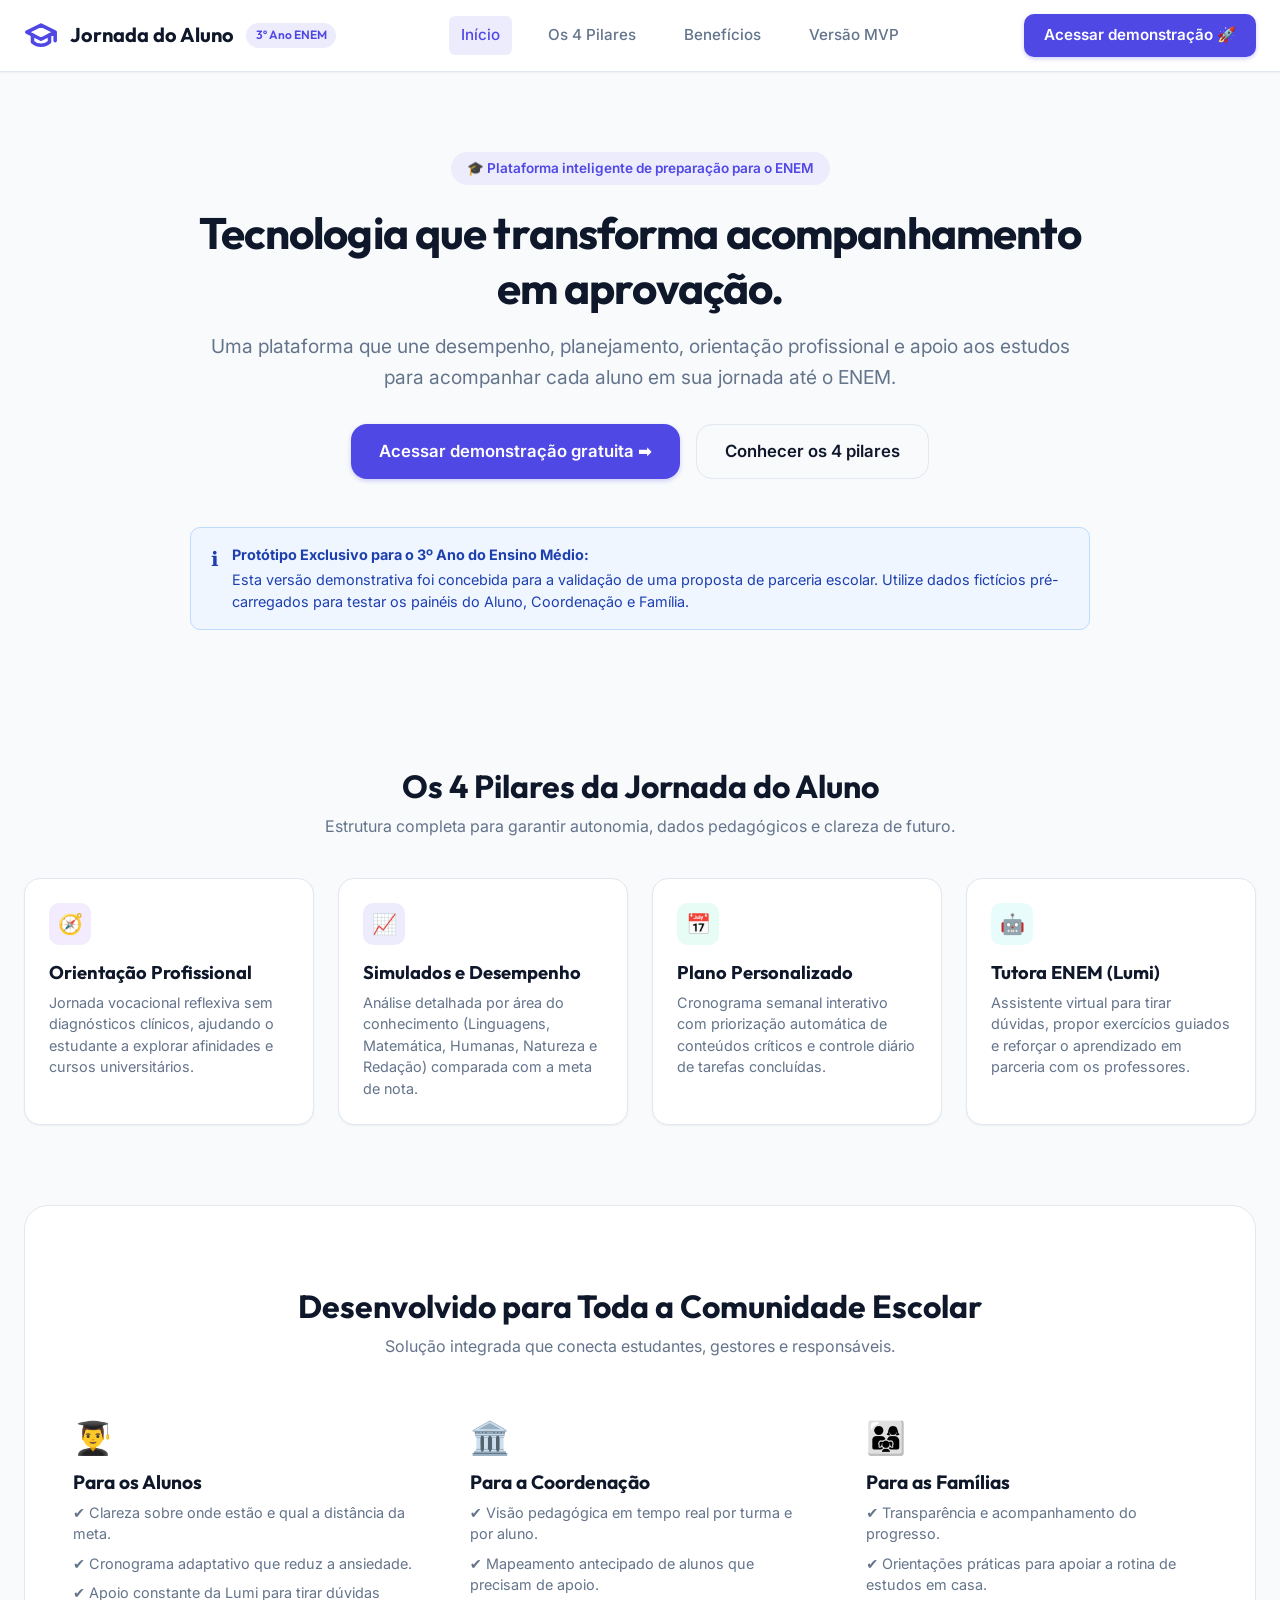
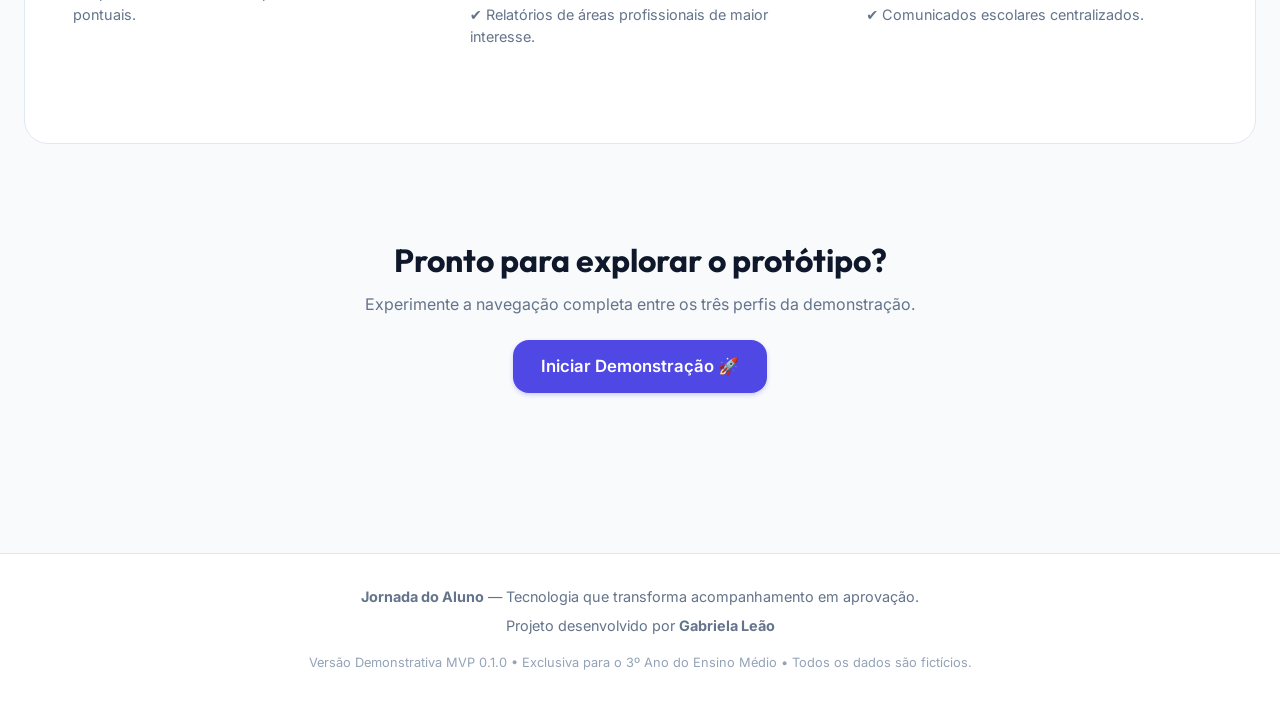
<file: index.html>
<!DOCTYPE html>
<html lang="pt-BR">
<head>
  <meta charset="UTF-8">
  <meta name="viewport" content="width=device-width, initial-scale=1.0">
  <title>Jornada do Aluno — Tecnologia que transforma acompanhamento em aprovação</title>
  <meta name="description" content="Plataforma inteligente de acompanhamento e preparação para o ENEM voltada para estudantes do Ensino Médio.">
  <link rel="preconnect" href="https://fonts.googleapis.com">
  <link rel="preconnect" href="https://fonts.gstatic.com" crossorigin>
  <link href="https://fonts.googleapis.com/css2?family=Inter:wght@400;500;600;700&family=Outfit:wght@600;700;800&display=swap" rel="stylesheet">
  <link rel="stylesheet" href="css/style.css">
  <link rel="icon" type="image/svg+xml" href="assets/imagens/favicon.svg">

</head>
<body>

  <!-- Navegação Superior -->
  <header class="navbar">
    <div class="nav-container">
      <a href="index.html" class="brand-logo" aria-label="Ir para a página inicial da Jornada do Aluno">
        <svg viewBox="0 0 24 24" fill="none" stroke="currentColor" stroke-width="2.5" stroke-linecap="round" stroke-linejoin="round">
          <path d="M22 10v6M2 10l10-5 10 5-10 5z"/>
          <path d="M6 12v5c3 3 9 3 12 0v-5"/>
        </svg>
        <span>Jornada do Aluno</span>
        <span class="brand-tag">3º Ano ENEM</span>
      </a>

      <nav class="nav-menu" aria-label="Navegação principal">
        <a href="index.html" class="nav-link active">Início</a>
        <a href="#pilares" class="nav-link">Os 4 Pilares</a>
        <a href="#beneficios" class="nav-link">Benefícios</a>
        <a href="#mvp" class="nav-link">Versão MVP</a>
      </nav>

      <div class="nav-actions">
        <a href="login.html" class="btn btn-primary">Acessar demonstração 🚀</a>
        <button class="mobile-toggle" aria-label="Abrir menu de navegação">☰</button>
      </div>
    </div>
  </header>

  <main class="main-wrapper">
    <!-- Hero Section -->
    <section style="padding: 3rem 0 4rem; text-align: center; max-width: 900px; margin: 0 auto;">
      <span class="badge badge-primary" style="font-size: 0.85rem; padding: 0.4rem 1rem; margin-bottom: 1.25rem;">
        🎓 Plataforma inteligente de preparação para o ENEM
      </span>

      <h1 style="font-size: 2.75rem; margin-bottom: 1rem; color: var(--text-main); letter-spacing: -0.02em;">
        Tecnologia que transforma acompanhamento em aprovação.
      </h1>

      <p style="font-size: 1.2rem; color: var(--text-muted); line-height: 1.6; margin-bottom: 2rem;">
        Uma plataforma que une desempenho, planejamento, orientação profissional e apoio aos estudos para acompanhar cada aluno em sua jornada até o ENEM.
      </p>

      <div style="display: flex; gap: 1rem; justify-content: center; flex-wrap: wrap;">
        <a href="login.html" class="btn btn-lg btn-primary">Acessar demonstração gratuita ➡️</a>
        <a href="#pilares" class="btn btn-lg btn-outline">Conhecer os 4 pilares</a>
      </div>

      <!-- Banner Informativo MVP -->
      <div class="alert-box alert-info" style="margin-top: 3rem; text-align: left;">
        <span style="font-size: 1.25rem;">ℹ️</span>
        <div>
          <strong>Protótipo Exclusivo para o 3º Ano do Ensino Médio:</strong>
          <p style="margin-top: 0.25rem;">
            Esta versão demonstrativa foi concebida para a validação de uma proposta de parceria escolar. Utilize dados fictícios pré-carregados para testar os painéis do Aluno, Coordenação e Família.
          </p>
        </div>
      </div>
    </section>

    <!-- Seção dos 4 Pilares -->
    <section id="pilares" style="padding: 3rem 0;">
      <div style="text-align: center; margin-bottom: 2.5rem;">
        <h2 style="font-size: 2rem;">Os 4 Pilares da Jornada do Aluno</h2>
        <p style="color: var(--text-muted); margin-top: 0.5rem;">Estrutura completa para garantir autonomia, dados pedagógicos e clareza de futuro.</p>
      </div>

      <div class="grid grid-cols-4">
        <!-- Pilar 1 -->
        <div class="card card-hover">
          <div class="stat-icon violet" style="margin-bottom: 1rem;">🧭</div>
          <h3 class="card-title" style="margin-bottom: 0.5rem;">Orientação Profissional</h3>
          <p style="font-size: 0.9rem; color: var(--text-muted);">
            Jornada vocacional reflexiva sem diagnósticos clínicos, ajudando o estudante a explorar afinidades e cursos universitários.
          </p>
        </div>

        <!-- Pilar 2 -->
        <div class="card card-hover">
          <div class="stat-icon indigo" style="margin-bottom: 1rem;">📈</div>
          <h3 class="card-title" style="margin-bottom: 0.5rem;">Simulados e Desempenho</h3>
          <p style="font-size: 0.9rem; color: var(--text-muted);">
            Análise detalhada por área do conhecimento (Linguagens, Matemática, Humanas, Natureza e Redação) comparada com a meta de nota.
          </p>
        </div>

        <!-- Pilar 3 -->
        <div class="card card-hover">
          <div class="stat-icon emerald" style="margin-bottom: 1rem;">📅</div>
          <h3 class="card-title" style="margin-bottom: 0.5rem;">Plano Personalizado</h3>
          <p style="font-size: 0.9rem; color: var(--text-muted);">
            Cronograma semanal interativo com priorização automática de conteúdos críticos e controle diário de tarefas concluídas.
          </p>
        </div>

        <!-- Pilar 4 -->
        <div class="card card-hover">
          <div class="stat-icon teal" style="margin-bottom: 1rem;">🤖</div>
          <h3 class="card-title" style="margin-bottom: 0.5rem;">Tutora ENEM (Lumi)</h3>
          <p style="font-size: 0.9rem; color: var(--text-muted);">
            Assistente virtual para tirar dúvidas, propor exercícios guiados e reforçar o aprendizado em parceria com os professores.
          </p>
        </div>
      </div>
    </section>

    <!-- Seção de Benefícios por Perfil -->
    <section id="beneficios" style="padding: 3rem 0; background-color: var(--bg-surface); border-radius: var(--radius-xl); border: 1px solid var(--border-color); margin: 2rem 0;">
      <div style="padding: 2rem;">
        <div style="text-align: center; margin-bottom: 2.5rem;">
          <h2 style="font-size: 2rem;">Desenvolvido para Toda a Comunidade Escolar</h2>
          <p style="color: var(--text-muted); margin-top: 0.5rem;">Solução integrada que conecta estudantes, gestores e responsáveis.</p>
        </div>

        <div class="grid grid-cols-3">
          <!-- Benefício Alunos -->
          <div style="padding: 1rem;">
            <div style="font-size: 2rem; margin-bottom: 0.5rem;">👨‍🎓</div>
            <h3 style="font-size: 1.2rem; margin-bottom: 0.5rem;">Para os Alunos</h3>
            <ul style="font-size: 0.9rem; color: var(--text-muted); display: flex; flex-direction: column; gap: 0.5rem;">
              <li>✔️ Clareza sobre onde estão e qual a distância da meta.</li>
              <li>✔️ Cronograma adaptativo que reduz a ansiedade.</li>
              <li>✔️ Apoio constante da Lumi para tirar dúvidas pontuais.</li>
            </ul>
          </div>

          <!-- Benefício Coordenação -->
          <div style="padding: 1rem;">
            <div style="font-size: 2rem; margin-bottom: 0.5rem;">🏛️</div>
            <h3 style="font-size: 1.2rem; margin-bottom: 0.5rem;">Para a Coordenação</h3>
            <ul style="font-size: 0.9rem; color: var(--text-muted); display: flex; flex-direction: column; gap: 0.5rem;">
              <li>✔️ Visão pedagógica em tempo real por turma e por aluno.</li>
              <li>✔️ Mapeamento antecipado de alunos que precisam de apoio.</li>
              <li>✔️ Relatórios de áreas profissionais de maior interesse.</li>
            </ul>
          </div>

          <!-- Benefício Famílias -->
          <div style="padding: 1rem;">
            <div style="font-size: 2rem; margin-bottom: 0.5rem;">👨‍👩‍👧</div>
            <h3 style="font-size: 1.2rem; margin-bottom: 0.5rem;">Para as Famílias</h3>
            <ul style="font-size: 0.9rem; color: var(--text-muted); display: flex; flex-direction: column; gap: 0.5rem;">
              <li>✔️ Transparência e acompanhamento do progresso.</li>
              <li>✔️ Orientações práticas para apoiar a rotina de estudos em casa.</li>
              <li>✔️ Comunicados escolares centralizados.</li>
            </ul>
          </div>
        </div>
      </div>
    </section>

    <!-- Chamada Final CTA -->
    <section style="text-align: center; padding: 4rem 1rem;">
      <h2 style="font-size: 2rem; margin-bottom: 0.75rem;">Pronto para explorar o protótipo?</h2>
      <p style="color: var(--text-muted); margin-bottom: 1.5rem;">Experimente a navegação completa entre os três perfis da demonstração.</p>
      <a href="login.html" class="btn btn-lg btn-primary">Iniciar Demonstração 🚀</a>
    </section>
  </main>

  <footer class="footer">
    <div class="footer-content">
      <p><strong>Jornada do Aluno</strong> — Tecnologia que transforma acompanhamento em aprovação.</p>
      <p>Projeto desenvolvido por <strong>Gabriela Leão</strong></p>
      <p style="font-size: 0.8rem; color: var(--text-light); margin-top: 0.5rem;">
        Versão Demonstrativa MVP 0.1.0 • Exclusiva para o 3º Ano do Ensino Médio • Todos os dados são fictícios.
      </p>
    </div>
  </footer>

  <script src="js/app.js"></script>
</body>
</html>
</file>
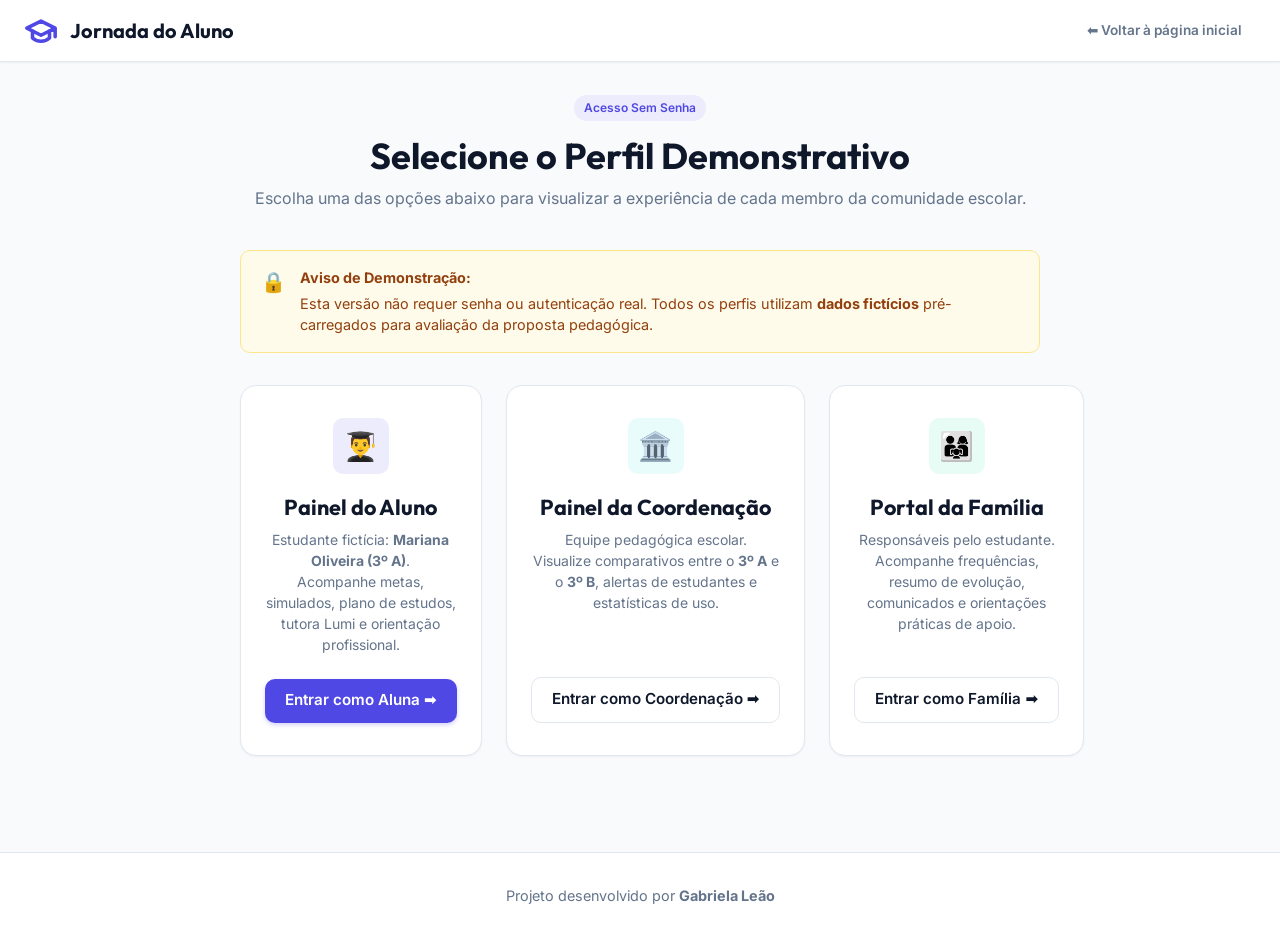
<file: login.html>
<!DOCTYPE html>
<html lang="pt-BR">
<head>
  <meta charset="UTF-8">
  <meta name="viewport" content="width=device-width, initial-scale=1.0">
  <title>Acesso Demonstrativo — Jornada do Aluno</title>
  <meta name="description" content="Selecione o perfil demonstrativo para explorar a plataforma Jornada do Aluno.">
  <link rel="preconnect" href="https://fonts.googleapis.com">
  <link rel="preconnect" href="https://fonts.gstatic.com" crossorigin>
  <link href="https://fonts.googleapis.com/css2?family=Inter:wght@400;500;600;700&family=Outfit:wght@600;700;800&display=swap" rel="stylesheet">
  <link rel="stylesheet" href="css/style.css">
  <link rel="icon" type="image/svg+xml" href="assets/imagens/favicon.svg">

</head>
<body>

  <!-- Header Simples -->
  <header class="navbar">
    <div class="nav-container">
      <a href="index.html" class="brand-logo">
        <svg viewBox="0 0 24 24" fill="none" stroke="currentColor" stroke-width="2.5" stroke-linecap="round" stroke-linejoin="round">
          <path d="M22 10v6M2 10l10-5 10 5-10 5z"/>
          <path d="M6 12v5c3 3 9 3 12 0v-5"/>
        </svg>
        <span>Jornada do Aluno</span>
      </a>
      <a href="index.html" class="btn btn-sm btn-ghost">⬅️ Voltar à página inicial</a>
    </div>
  </header>

  <main class="main-wrapper" style="display: flex; align-items: center; justify-content: center; min-height: 75vh;">
    <div style="max-width: 800px; width: 100%;">
      
      <!-- Titulo -->
      <div style="text-align: center; margin-bottom: 2.5rem;">
        <span class="badge badge-primary" style="margin-bottom: 0.75rem;">Acesso Sem Senha</span>
        <h1 style="font-size: 2.25rem; margin-bottom: 0.5rem;">Selecione o Perfil Demonstrativo</h1>
        <p style="color: var(--text-muted); font-size: 1rem;">
          Escolha uma das opções abaixo para visualizar a experiência de cada membro da comunidade escolar.
        </p>
      </div>

      <!-- Aviso Limpidez e Dados Fictícios -->
      <div class="alert-box alert-warning" style="margin-bottom: 2rem;">
        <span style="font-size: 1.25rem;">🔒</span>
        <div>
          <strong>Aviso de Demonstração:</strong>
          <p style="margin-top: 0.25rem;">
            Esta versão não requer senha ou autenticação real. Todos os perfis utilizam <strong>dados fictícios</strong> pré-carregados para avaliação da proposta pedagógica.
          </p>
        </div>
      </div>

      <!-- Grid de Perfis -->
      <div class="grid grid-cols-3">
        
        <!-- Card Aluno -->
        <div class="card card-hover" style="display: flex; flex-direction: column; justify-content: space-between; text-align: center; padding: 2rem 1.5rem;">
          <div>
            <div class="stat-icon indigo" style="width: 56px; height: 56px; margin: 0 auto 1.25rem; font-size: 1.75rem;">👨‍🎓</div>
            <h2 style="font-size: 1.35rem; margin-bottom: 0.5rem;">Painel do Aluno</h2>
            <p style="font-size: 0.875rem; color: var(--text-muted); margin-bottom: 1.5rem;">
              Estudante fictícia: <strong>Mariana Oliveira (3º A)</strong>.<br>
              Acompanhe metas, simulados, plano de estudos, tutora Lumi e orientação profissional.
            </p>
          </div>
          <a href="aluno.html" class="btn btn-primary" style="width: 100%;">Entrar como Aluna ➡️</a>
        </div>

        <!-- Card Coordenação -->
        <div class="card card-hover" style="display: flex; flex-direction: column; justify-content: space-between; text-align: center; padding: 2rem 1.5rem;">
          <div>
            <div class="stat-icon teal" style="width: 56px; height: 56px; margin: 0 auto 1.25rem; font-size: 1.75rem;">🏛️</div>
            <h2 style="font-size: 1.35rem; margin-bottom: 0.5rem;">Painel da Coordenação</h2>
            <p style="font-size: 0.875rem; color: var(--text-muted); margin-bottom: 1.5rem;">
              Equipe pedagógica escolar.<br>
              Visualize comparativos entre o <strong>3º A</strong> e o <strong>3º B</strong>, alertas de estudantes e estatísticas de uso.
            </p>
          </div>
          <a href="coordenacao.html" class="btn btn-outline" style="width: 100%;">Entrar como Coordenação ➡️</a>
        </div>

        <!-- Card Família -->
        <div class="card card-hover" style="display: flex; flex-direction: column; justify-content: space-between; text-align: center; padding: 2rem 1.5rem;">
          <div>
            <div class="stat-icon emerald" style="width: 56px; height: 56px; margin: 0 auto 1.25rem; font-size: 1.75rem;">👨‍👩‍👧</div>
            <h2 style="font-size: 1.35rem; margin-bottom: 0.5rem;">Portal da Família</h2>
            <p style="font-size: 0.875rem; color: var(--text-muted); margin-bottom: 1.5rem;">
              Responsáveis pelo estudante.<br>
              Acompanhe frequências, resumo de evolução, comunicados e orientações práticas de apoio.
            </p>
          </div>
          <a href="familia.html" class="btn btn-outline" style="width: 100%;">Entrar como Família ➡️</a>
        </div>

      </div>

    </div>
  </main>

  <footer class="footer">
    <div class="footer-content">
      <p>Projeto desenvolvido por <strong>Gabriela Leão</strong></p>
    </div>
  </footer>

  <script src="js/app.js"></script>
</body>
</html>
</file>
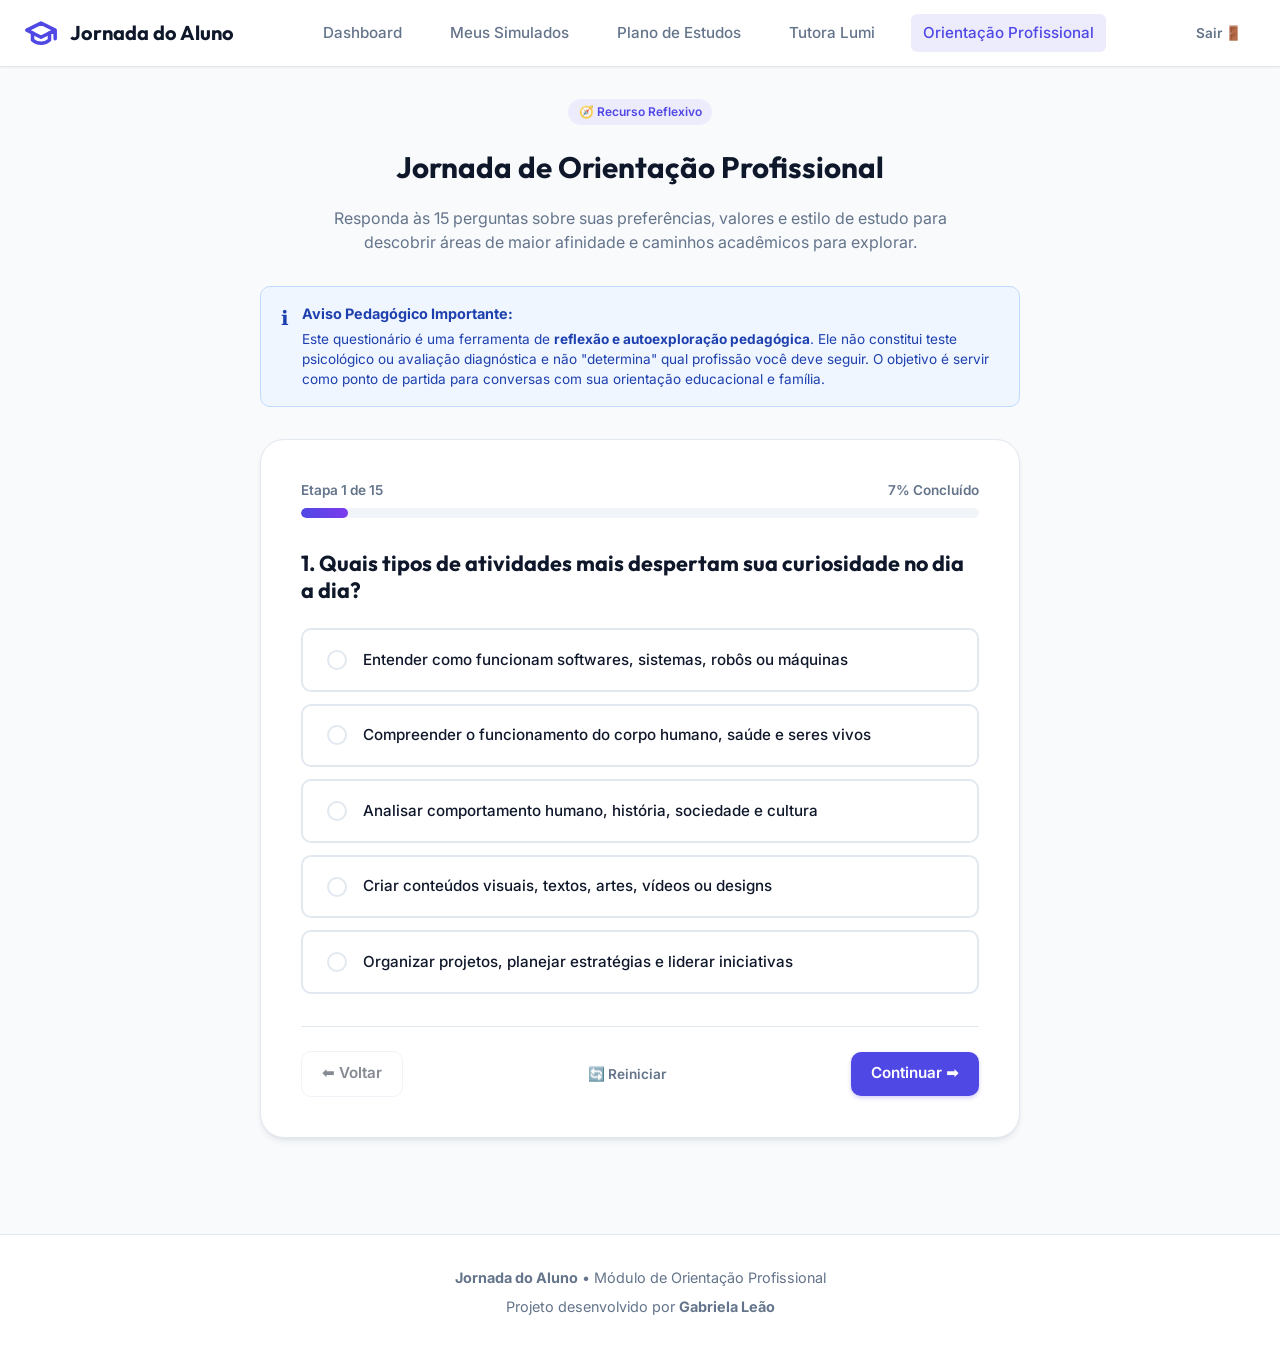
<file: orientacao.html>
<!DOCTYPE html>
<html lang="pt-BR">
<head>
  <meta charset="UTF-8">
  <meta name="viewport" content="width=device-width, initial-scale=1.0">
  <title>Jornada de Orientação Profissional — Jornada do Aluno</title>
  <meta name="description" content="Questionário reflexivo de orientação profissional para estudantes do Ensino Médio explorarem afinidades de carreira.">
  <link rel="preconnect" href="https://fonts.googleapis.com">
  <link rel="preconnect" href="https://fonts.gstatic.com" crossorigin>
  <link href="https://fonts.googleapis.com/css2?family=Inter:wght@400;500;600;700&family=Outfit:wght@600;700;800&display=swap" rel="stylesheet">
  <link rel="stylesheet" href="css/style.css">
  <link rel="icon" type="image/svg+xml" href="assets/imagens/favicon.svg">

</head>
<body>

  <!-- Navegação Principal -->
  <header class="navbar">
    <div class="nav-container">
      <a href="aluno.html" class="brand-logo">
        <svg viewBox="0 0 24 24" fill="none" stroke="currentColor" stroke-width="2.5" stroke-linecap="round" stroke-linejoin="round">
          <path d="M22 10v6M2 10l10-5 10 5-10 5z"/>
          <path d="M6 12v5c3 3 9 3 12 0v-5"/>
        </svg>
        <span>Jornada do Aluno</span>
      </a>

      <nav class="nav-menu" aria-label="Navegação da Orientação">
        <a href="aluno.html" class="nav-link">Dashboard</a>
        <a href="simulados.html" class="nav-link">Meus Simulados</a>
        <a href="plano-estudos.html" class="nav-link">Plano de Estudos</a>
        <a href="tutora.html" class="nav-link">Tutora Lumi</a>
        <a href="orientacao.html" class="nav-link active">Orientação Profissional</a>
      </nav>

      <div class="nav-actions">
        <button onclick="JornadaApp.fazerLogout()" class="btn btn-sm btn-ghost">Sair 🚪</button>
        <button class="mobile-toggle" aria-label="Menu mobile">☰</button>
      </div>
    </div>
  </header>

  <main class="main-wrapper">
    <!-- Cabeçalho -->
    <div class="page-header" style="text-align: center; flex-direction: column; align-items: center;">
      <span class="badge badge-primary" style="margin-bottom: 0.5rem;">🧭 Recurso Reflexivo</span>
      <h1 class="page-title">Jornada de Orientação Profissional</h1>
      <p class="page-subtitle" style="max-width: 680px;">
        Responda às 15 perguntas sobre suas preferências, valores e estilo de estudo para descobrir áreas de maior afinidade e caminhos acadêmicos para explorar.
      </p>
    </div>

    <!-- Aviso Importante Sem Rótulos Clínicos -->
    <div class="alert-box alert-info" style="max-width: 760px; margin: 0 auto 2rem;">
      <span style="font-size: 1.25rem;">ℹ️</span>
      <div>
        <strong>Aviso Pedagógico Importante:</strong>
        <p style="margin-top: 0.25rem; font-size: 0.85rem;">
          Este questionário é uma ferramenta de <strong>reflexão e autoexploração pedagógica</strong>. Ele não constitui teste psicológico ou avaliação diagnóstica e não "determina" qual profissão você deve seguir. O objetivo é servir como ponto de partida para conversas com sua orientação educacional e família.
        </p>
      </div>
    </div>

    <!-- Container Dinâmico do Wizard (Renderizado via orientacao.js) -->
    <div id="wizard-container">
      <!-- As 15 perguntas serão inseridas aqui em etapas -->
    </div>

  </main>

  <footer class="footer">
    <div class="footer-content">
      <p><strong>Jornada do Aluno</strong> • Módulo de Orientação Profissional</p>
      <p>Projeto desenvolvido por <strong>Gabriela Leão</strong></p>
    </div>
  </footer>

  <script src="js/dados-demo.js"></script>
  <script src="js/app.js"></script>
  <script src="js/orientacao.js"></script>
</body>
</html>
</file>
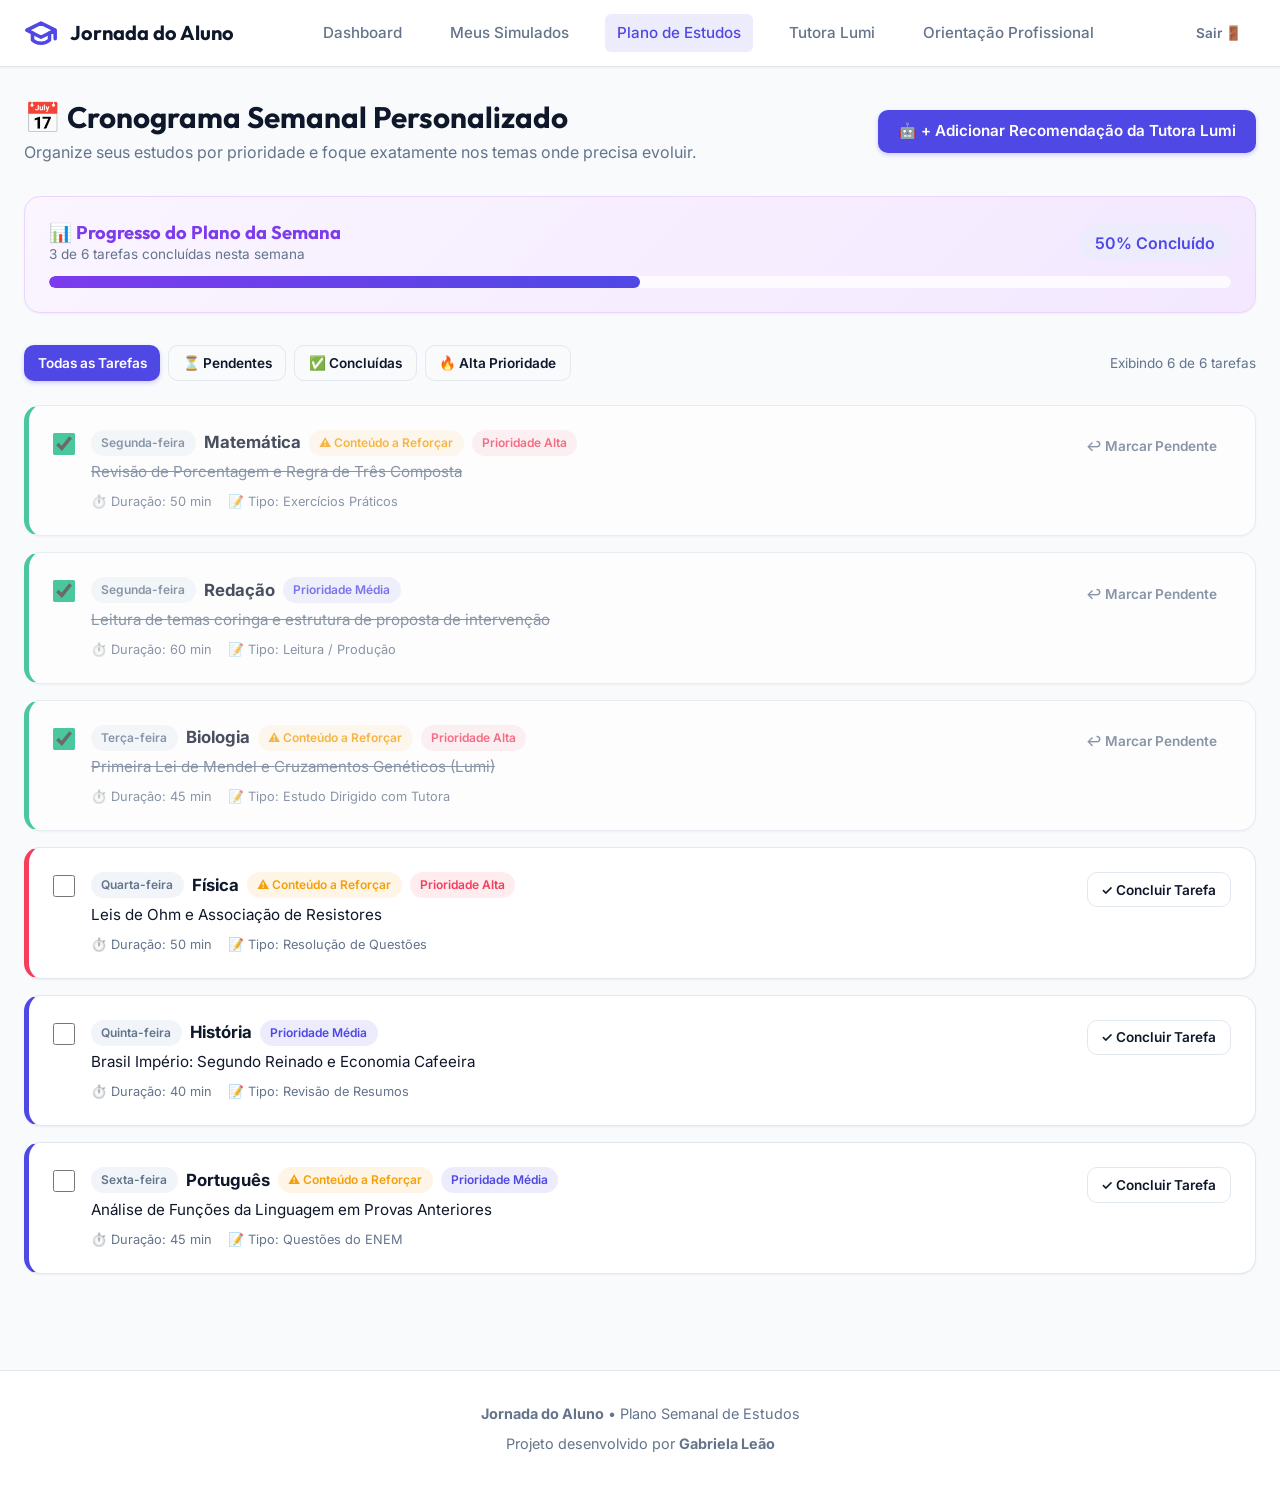
<file: plano-estudos.html>
<!DOCTYPE html>
<html lang="pt-BR">
<head>
  <meta charset="UTF-8">
  <meta name="viewport" content="width=device-width, initial-scale=1.0">
  <title>Plano de Estudos — Jornada do Aluno</title>
  <meta name="description" content="Cronograma semanal interativo de estudos direcionado para o ENEM.">
  <link rel="preconnect" href="https://fonts.googleapis.com">
  <link rel="preconnect" href="https://fonts.gstatic.com" crossorigin>
  <link href="https://fonts.googleapis.com/css2?family=Inter:wght@400;500;600;700&family=Outfit:wght@600;700;800&display=swap" rel="stylesheet">
  <link rel="stylesheet" href="css/style.css">
  <link rel="icon" type="image/svg+xml" href="assets/imagens/favicon.svg">

</head>
<body>

  <!-- Navegação Principal -->
  <header class="navbar">
    <div class="nav-container">
      <a href="aluno.html" class="brand-logo">
        <svg viewBox="0 0 24 24" fill="none" stroke="currentColor" stroke-width="2.5" stroke-linecap="round" stroke-linejoin="round">
          <path d="M22 10v6M2 10l10-5 10 5-10 5z"/>
          <path d="M6 12v5c3 3 9 3 12 0v-5"/>
        </svg>
        <span>Jornada do Aluno</span>
      </a>

      <nav class="nav-menu" aria-label="Navegação do Plano">
        <a href="aluno.html" class="nav-link">Dashboard</a>
        <a href="simulados.html" class="nav-link">Meus Simulados</a>
        <a href="plano-estudos.html" class="nav-link active">Plano de Estudos</a>
        <a href="tutora.html" class="nav-link">Tutora Lumi</a>
        <a href="orientacao.html" class="nav-link">Orientação Profissional</a>
      </nav>

      <div class="nav-actions">
        <button onclick="JornadaApp.fazerLogout()" class="btn btn-sm btn-ghost">Sair 🚪</button>
        <button class="mobile-toggle" aria-label="Menu mobile">☰</button>
      </div>
    </div>
  </header>

  <main class="main-wrapper">
    <!-- Cabeçalho do Plano -->
    <div class="page-header">
      <div>
        <h1 class="page-title">📅 Cronograma Semanal Personalizado</h1>
        <p class="page-subtitle">Organize seus estudos por prioridade e foque exatamente nos temas onde precisa evoluir.</p>
      </div>

      <button class="btn btn-primary" onclick="adicionarExemploLumi()">
        🤖 + Adicionar Recomendação da Tutora Lumi
      </button>
    </div>

    <!-- Card de Progresso Semanal -->
    <div class="card" style="margin-bottom: 2rem; background: linear-gradient(135deg, #FAF5FF, #F3E8FF); border-color: #E9D5FF;">
      <div style="display: flex; justify-content: space-between; align-items: center; margin-bottom: 0.75rem; flex-wrap: wrap; gap: 10px;">
        <div>
          <h2 style="font-size: 1.15rem; color: var(--secondary);">📊 Progresso do Plano da Semana</h2>
          <p style="font-size: 0.85rem; color: var(--text-muted);" id="texto-progresso-metrica">
            0 de 0 tarefas concluídas
          </p>
        </div>
        <span class="badge badge-primary" style="font-size: 1rem; padding: 0.4rem 1rem;" id="badge-pct-progresso">0%</span>
      </div>

      <div class="progress-bar-container" style="height: 12px; background: rgba(255,255,255,0.8);">
        <div class="progress-bar-fill" id="barra-progresso-fill" style="width: 0%; background: linear-gradient(90deg, var(--secondary), var(--primary));"></div>
      </div>
    </div>

    <!-- Barra de Filtros e Pesquisa -->
    <div style="display: flex; justify-content: space-between; align-items: center; margin-bottom: 1.5rem; flex-wrap: wrap; gap: 1rem;">
      
      <div style="display: flex; gap: 0.5rem; flex-wrap: wrap;" id="filtros-status">
        <button class="btn btn-sm btn-primary filter-btn active" data-filter="todas">Todas as Tarefas</button>
        <button class="btn btn-sm btn-outline filter-btn" data-filter="pendentes">⏳ Pendentes</button>
        <button class="btn btn-sm btn-outline filter-btn" data-filter="concluidas">✅ Concluídas</button>
        <button class="btn btn-sm btn-outline filter-btn" data-filter="alta">🔥 Alta Prioridade</button>
      </div>

      <span style="font-size: 0.85rem; color: var(--text-muted);" id="contador-exibindo">
        Exibindo tarefas da semana
      </span>
    </div>

    <!-- Lista de Tarefas Semanal -->
    <div style="display: flex; flex-direction: column; gap: 1rem;" id="container-tarefas">
      <!-- Preenchido via JS -->
    </div>

  </main>

  <footer class="footer">
    <div class="footer-content">
      <p><strong>Jornada do Aluno</strong> • Plano Semanal de Estudos</p>
      <p>Projeto desenvolvido por <strong>Gabriela Leão</strong></p>
    </div>
  </footer>

  <script src="js/dados-demo.js"></script>
  <script src="js/app.js"></script>
  <script>
    document.addEventListener('DOMContentLoaded', () => {
      let filtroAtual = 'todas';

      function renderizarPlano() {
        const aluno = JORNADA_DADOS.alunoPrincipal;
        
        // Adicionar tarefas extras salvas no localStorage se houver
        let extras = [];
        try {
          extras = JSON.parse(localStorage.getItem('jornada_tarefas_extras') || '[]');
        } catch(e) { extras = []; }

        // Combinar e evitar duplicatas por id
        const todasTarefas = [...aluno.planoSemanal];
        extras.forEach(ext => {
          if (!todasTarefas.some(t => t.id === ext.id)) {
            todasTarefas.push(ext);
          }
        });

        // Filtrar
        let filtradas = todasTarefas.filter(t => {
          if (filtroAtual === 'pendentes') return !t.concluida;
          if (filtroAtual === 'concluidas') return t.concluida;
          if (filtroAtual === 'alta') return t.prioridade === 'Alta';
          return true;
        });

        // Calcular Progresso
        const concluidasCount = todasTarefas.filter(t => t.concluida).length;
        const totalCount = todasTarefas.length;
        const pct = totalCount > 0 ? Math.round((concluidasCount / totalCount) * 100) : 0;

        document.getElementById('texto-progresso-metrica').textContent = `${concluidasCount} de ${totalCount} tarefas concluídas nesta semana`;
        document.getElementById('badge-pct-progresso').textContent = `${pct}% Concluído`;
        document.getElementById('barra-progresso-fill').style.width = `${pct}%`;
        document.getElementById('contador-exibindo').textContent = `Exibindo ${filtradas.length} de ${totalCount} tarefas`;

        // Renderizar Cards de Tarefas
        const container = document.getElementById('container-tarefas');
        if (filtradas.length === 0) {
          container.innerHTML = `
            <div class="card" style="text-align: center; padding: 3rem; color: var(--text-muted);">
              <p style="font-size: 1.1rem; margin-bottom: 0.5rem;">Nenhuma tarefa encontrada com este filtro.</p>
              <button class="btn btn-sm btn-outline" onclick="setFiltro('todas')">Ver todas as tarefas</button>
            </div>
          `;
          return;
        }

        container.innerHTML = filtradas.map(t => `
          <div class="card" style="border-left: 5px solid ${t.concluida ? 'var(--emerald)' : (t.prioridade === 'Alta' ? 'var(--rose)' : 'var(--primary)')}; opacity: ${t.concluida ? '0.75' : '1'}; transition: all 0.2s ease;">
            <div style="display: flex; justify-content: space-between; align-items: flex-start; gap: 1rem; flex-wrap: wrap;">
              
              <div style="display: flex; align-items: flex-start; gap: 1rem; flex: 1;">
                <input type="checkbox" ${t.concluida ? 'checked' : ''} onchange="toggleTask('${t.id}')" style="width: 22px; height: 22px; margin-top: 3px; cursor: pointer; accent-color: var(--emerald);">
                
                <div>
                  <div style="display: flex; align-items: center; gap: 0.5rem; flex-wrap: wrap; margin-bottom: 0.35rem;">
                    <span class="badge badge-neutral">${t.dia}</span>
                    <strong style="font-size: 1.05rem; color: var(--text-main);">${t.disciplina}</strong>
                    ${t.dificuldadeRelacionada ? '<span class="badge badge-warning">⚠️ Conteúdo a Reforçar</span>' : ''}
                    <span class="badge ${t.prioridade === 'Alta' ? 'badge-danger' : 'badge-primary'}">Prioridade ${t.prioridade}</span>
                  </div>

                  <p style="font-size: 0.95rem; color: ${t.concluida ? 'var(--text-muted)' : 'var(--text-main)'}; ${t.concluida ? 'text-decoration: line-through;' : ''}">
                    ${t.conteudo}
                  </p>

                  <div style="display: flex; gap: 1rem; font-size: 0.8rem; color: var(--text-muted); margin-top: 0.5rem;">
                    <span>⏱️ Duração: ${t.duracao}</span>
                    <span>📝 Tipo: ${t.tipo}</span>
                  </div>
                </div>
              </div>

              <div>
                <button class="btn btn-sm ${t.concluida ? 'btn-ghost' : 'btn-outline'}" onclick="toggleTask('${t.id}')">
                  ${t.concluida ? '↩️ Marcar Pendente' : '✓ Concluir Tarefa'}
                </button>
              </div>

            </div>
          </div>
        `).join('');
      }

      window.toggleTask = function(id) {
        JornadaApp.toggleTaskCompletion(id);
        renderizarPlano();
      };

      window.setFiltro = function(f) {
        filtroAtual = f;
        document.querySelectorAll('.filter-btn').forEach(btn => {
          if (btn.getAttribute('data-filter') === f) {
            btn.classList.add('btn-primary', 'active');
            btn.classList.remove('btn-outline');
          } else {
            btn.classList.remove('btn-primary', 'active');
            btn.classList.add('btn-outline');
          }
        });
        renderizarPlano();
      };

      window.adicionarExemploLumi = function() {
        JornadaApp.adicionarAoPlanoEstudos({
          disciplina: "Física — Leis de Ohm",
          conteudo: "Resolução de 10 exercícios práticos com apoio da Lumi",
          prioridade: "Alta",
          dia: "Quinta-feira"
        });
        renderizarPlano();
      };

      // Escutar cliques nos botões de filtro
      document.querySelectorAll('.filter-btn').forEach(btn => {
        btn.addEventListener('click', (e) => {
          setFiltro(e.target.getAttribute('data-filter'));
        });
      });

      renderizarPlano();
    });
  </script>
</body>
</html>
</file>
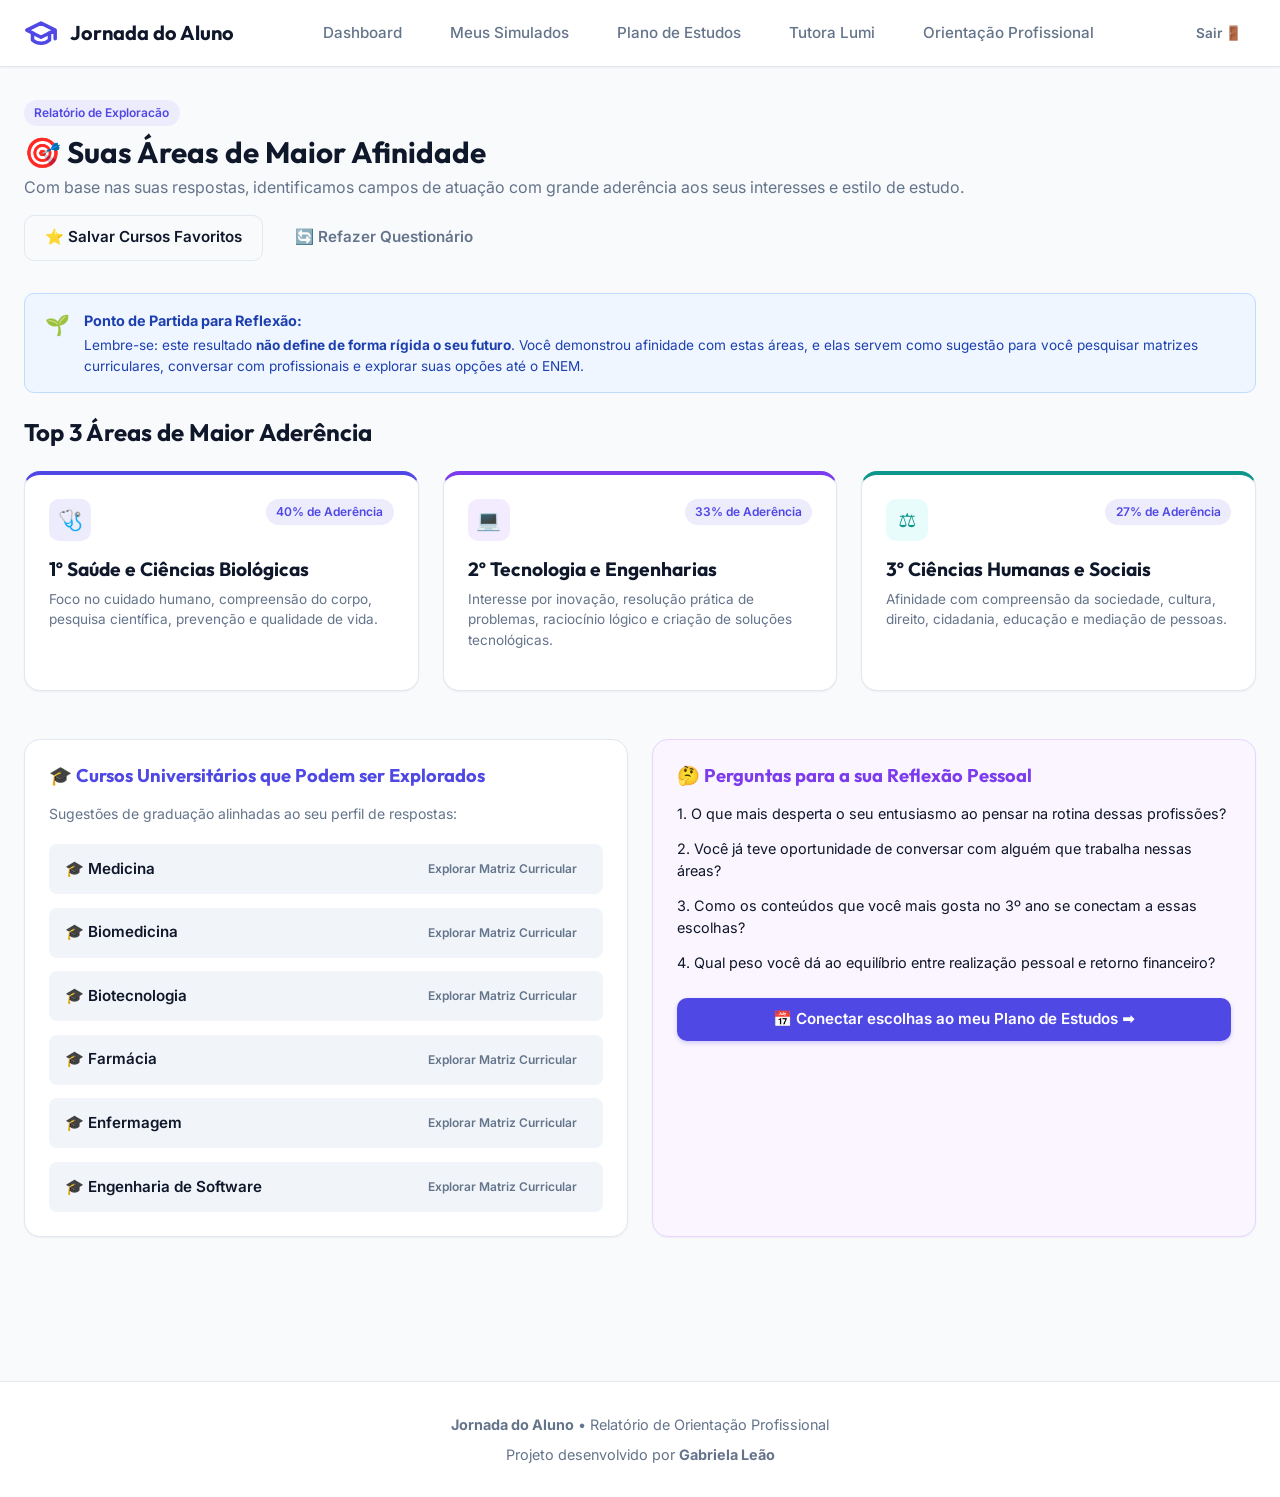
<file: resultado-orientacao.html>
<!DOCTYPE html>
<html lang="pt-BR">
<head>
  <meta charset="UTF-8">
  <meta name="viewport" content="width=device-width, initial-scale=1.0">
  <title>Resultado da Orientação Profissional — Jornada do Aluno</title>
  <meta name="description" content="Relatório de afinidades profissionais e sugestões de cursos para exploração vocacional.">
  <link rel="preconnect" href="https://fonts.googleapis.com">
  <link rel="preconnect" href="https://fonts.gstatic.com" crossorigin>
  <link href="https://fonts.googleapis.com/css2?family=Inter:wght@400;500;600;700&family=Outfit:wght@600;700;800&display=swap" rel="stylesheet">
  <link rel="stylesheet" href="css/style.css">
  <link rel="icon" type="image/svg+xml" href="assets/imagens/favicon.svg">

</head>
<body>

  <!-- Navegação Principal -->
  <header class="navbar">
    <div class="nav-container">
      <a href="aluno.html" class="brand-logo">
        <svg viewBox="0 0 24 24" fill="none" stroke="currentColor" stroke-width="2.5" stroke-linecap="round" stroke-linejoin="round">
          <path d="M22 10v6M2 10l10-5 10 5-10 5z"/>
          <path d="M6 12v5c3 3 9 3 12 0v-5"/>
        </svg>
        <span>Jornada do Aluno</span>
      </a>

      <nav class="nav-menu" aria-label="Navegação do Resultado">
        <a href="aluno.html" class="nav-link">Dashboard</a>
        <a href="simulados.html" class="nav-link">Meus Simulados</a>
        <a href="plano-estudos.html" class="nav-link">Plano de Estudos</a>
        <a href="tutora.html" class="nav-link">Tutora Lumi</a>
        <a href="orientacao.html" class="nav-link active">Orientação Profissional</a>
      </nav>

      <div class="nav-actions">
        <button onclick="JornadaApp.fazerLogout()" class="btn btn-sm btn-ghost">Sair 🚪</button>
        <button class="mobile-toggle" aria-label="Menu mobile">☰</button>
      </div>
    </div>
  </header>

  <main class="main-wrapper">
    <!-- Cabeçalho -->
    <div class="page-header">
      <div>
        <span class="badge badge-primary" style="margin-bottom: 0.5rem;">Relatório de Exploracão</span>
        <h1 class="page-title">🎯 Suas Áreas de Maior Afinidade</h1>
        <p class="page-subtitle">Com base nas suas respostas, identificamos campos de atuação com grande aderência aos seus interesses e estilo de estudo.</p>
      </div>

      <div style="display: flex; gap: 0.75rem; flex-wrap: wrap;">
        <button class="btn btn-outline" onclick="salvarFavoritos()">⭐ Salvar Cursos Favoritos</button>
        <a href="orientacao.html" class="btn btn-ghost">🔄 Refazer Questionário</a>
      </div>
    </div>

    <!-- Aviso Importante Lenguagem Respeitosa e Não Determinística -->
    <div class="alert-box alert-info">
      <span style="font-size: 1.25rem;">🌱</span>
      <div>
        <strong>Ponto de Partida para Reflexão:</strong>
        <p style="margin-top: 0.25rem; font-size: 0.85rem;">
          Lembre-se: este resultado <strong>não define de forma rígida o seu futuro</strong>. Você demonstrou afinidade com estas áreas, e elas servem como sugestão para você pesquisar matrizes curriculares, conversar com profissionais e explorar suas opções até o ENEM.
        </p>
      </div>
    </div>

    <!-- As 3 Áreas Principais de Afinidade -->
    <div style="margin-bottom: 3rem;">
      <h2 style="font-size: 1.5rem; margin-bottom: 1.5rem;">Top 3 Áreas de Maior Aderência</h2>
      
      <div class="grid grid-cols-3" id="container-top-areas">
        <!-- Renderizado dinamicamente pelo JS -->
      </div>
    </div>

    <!-- Sugestões de Cursos e Carreiras Detalhadas -->
    <div class="grid grid-cols-2" style="margin-bottom: 3rem;">
      
      <!-- Cursos Recomendados para Pesquisar -->
      <div class="card">
        <h2 class="card-title" style="margin-bottom: 1rem; color: var(--primary);">
          🎓 Cursos Universitários que Podem ser Explorados
        </h2>
        <p style="font-size: 0.875rem; color: var(--text-muted); margin-bottom: 1.25rem;">
          Sugestões de graduação alinhadas ao seu perfil de respostas:
        </p>
        
        <ul style="display: flex; flex-direction: column; gap: 0.85rem;" id="lista-cursos-sugeridos">
          <!-- Preenchido via JS -->
        </ul>
      </div>

      <!-- Questões para Reflexão -->
      <div class="card" style="background: #FAF5FF; border-color: #E9D5FF;">
        <h2 class="card-title" style="margin-bottom: 1rem; color: var(--secondary);">
          🤔 Perguntas para a sua Reflexão Pessoal
        </h2>
        <ul style="display: flex; flex-direction: column; gap: 0.85rem; font-size: 0.9rem; color: var(--text-main);">
          <li>1. O que mais desperta o seu entusiasmo ao pensar na rotina dessas profissões?</li>
          <li>2. Você já teve oportunidade de conversar com alguém que trabalha nessas áreas?</li>
          <li>3. Como os conteúdos que você mais gosta no 3º ano se conectam a essas escolhas?</li>
          <li>4. Qual peso você dá ao equilíbrio entre realização pessoal e retorno financeiro?</li>
        </ul>

        <div style="margin-top: 1.5rem; text-align: center;">
          <a href="plano-estudos.html" class="btn btn-primary" style="width: 100%;">
            📅 Conectar escolhas ao meu Plano de Estudos ➡️
          </a>
        </div>
      </div>

    </div>
  </main>

  <footer class="footer">
    <div class="footer-content">
      <p><strong>Jornada do Aluno</strong> • Relatório de Orientação Profissional</p>
      <p>Projeto desenvolvido por <strong>Gabriela Leão</strong></p>
    </div>
  </footer>

  <script src="js/dados-demo.js"></script>
  <script src="js/app.js"></script>
  <script>
    document.addEventListener('DOMContentLoaded', () => {
      // Tentar carregar resultado do localStorage ou usar padrão
      let resultado = null;
      try {
        resultado = JSON.parse(localStorage.getItem('jornada_orientacao_resultado'));
      } catch(e) { resultado = null; }

      if (!resultado || !resultado.topAreas || resultado.topAreas.length === 0) {
        // Padrão Fictício para a aluna Mariana caso acesse diretamente
        resultado = {
          topAreas: [
            { key: "saudeBiologicas", nome: "Saúde e Ciências Biológicas", icone: "🩺", porcentagem: 40 },
            { key: "tecnologiaEngenharia", nome: "Tecnologia e Engenharias", icone: "💻", porcentagem: 33 },
            { key: "humanasSociais", nome: "Ciências Humanas e Sociais", icone: "⚖️", porcentagem: 27 }
          ]
        };
      }

      // Descrições e sugestões de cursos por área
      const detalhesArea = {
        tecnologiaEngenharia: {
          desc: "Interesse por inovação, resolução prática de problemas, raciocínio lógico e criação de soluções tecnológicas.",
          cursos: ["Engenharia de Software", "Ciência da Computação", "Engenharia Biomédica", "Sistemas de Informação"]
        },
        saudeBiologicas: {
          desc: "Foco no cuidado humano, compreensão do corpo, pesquisa científica, prevenção e qualidade de vida.",
          cursos: ["Medicina", "Biomedicina", "Biotecnologia", "Farmácia", "Enfermagem"]
        },
        humanasSociais: {
          desc: "Afinidade com compreensão da sociedade, cultura, direito, cidadania, educação e mediação de pessoas.",
          cursos: ["Direito", "Psicologia", " Relações Internacionais", "Sociologia", "Pedagogia"]
        },
        comunicacaoCriatividade: {
          desc: "Expressão artística, narrativa, criação visual, escrita e impacto de conteúdo na sociedade.",
          cursos: ["Design", "Jornalismo", "Publicidade e Propaganda", "Cinema e Audiovisual"]
        },
        gestaoNegocios: {
          desc: "Organização estratégica, liderança, empreendedorismo, mercado financeiro e gestão de projetos.",
          cursos: ["Administração", "Economia", "Engenharia de Produção", "Gestão de Startups"]
        },
        cienciasExatas: {
          desc: "Gosto por análise estatística, equações complexas, física teórica e modelagem de dados.",
          cursos: ["Matemática Aplicada", "Estatística", "Física", "Ciência de Dados"]
        }
      };

      // Renderizar Top 3 Cards
      const containerTop = document.getElementById('container-top-areas');
      containerTop.innerHTML = resultado.topAreas.map((area, index) => {
        const info = detalhesArea[area.key] || detalhesArea.saudeBiologicas;
        return `
          <div class="card card-hover" style="border-top: 4px solid ${index === 0 ? 'var(--primary)' : (index === 1 ? 'var(--secondary)' : 'var(--teal)')};">
            <div style="display: flex; justify-content: space-between; align-items: flex-start; margin-bottom: 1rem;">
              <div class="stat-icon ${index === 0 ? 'indigo' : (index === 1 ? 'violet' : 'teal')}">${area.icone}</div>
              <span class="badge badge-primary">${area.porcentagem}% de Aderência</span>
            </div>
            <h3 style="font-size: 1.2rem; margin-bottom: 0.5rem; color: var(--text-main);">${index + 1}º ${area.nome}</h3>
            <p style="font-size: 0.85rem; color: var(--text-muted); line-height: 1.5; margin-bottom: 1rem;">
              ${info.desc}
            </p>
          </div>
        `;
      }).join('');

      // Renderizar Cursos Sugeridos
      const ulCursos = document.getElementById('lista-cursos-sugeridos');
      let todosCursos = [];
      resultado.topAreas.forEach(a => {
        const c = detalhesArea[a.key]?.cursos || [];
        todosCursos = [...todosCursos, ...c];
      });

      ulCursos.innerHTML = todosCursos.slice(0, 6).map(curso => `
        <li style="display: flex; align-items: center; justify-content: space-between; background: var(--bg-surface-subtle); padding: 0.75rem 1rem; border-radius: 8px;">
          <span style="font-weight: 600; font-size: 0.95rem; color: var(--text-main);">🎓 ${curso}</span>
          <span class="badge badge-neutral">Explorar Matriz Curricular</span>
        </li>
      `).join('');
    });

    function salvarFavoritos() {
      JornadaApp.showToast("⭐ Cursos adicionados aos seus favoritos com sucesso!");
    }
  </script>
</body>
</html>
</file>
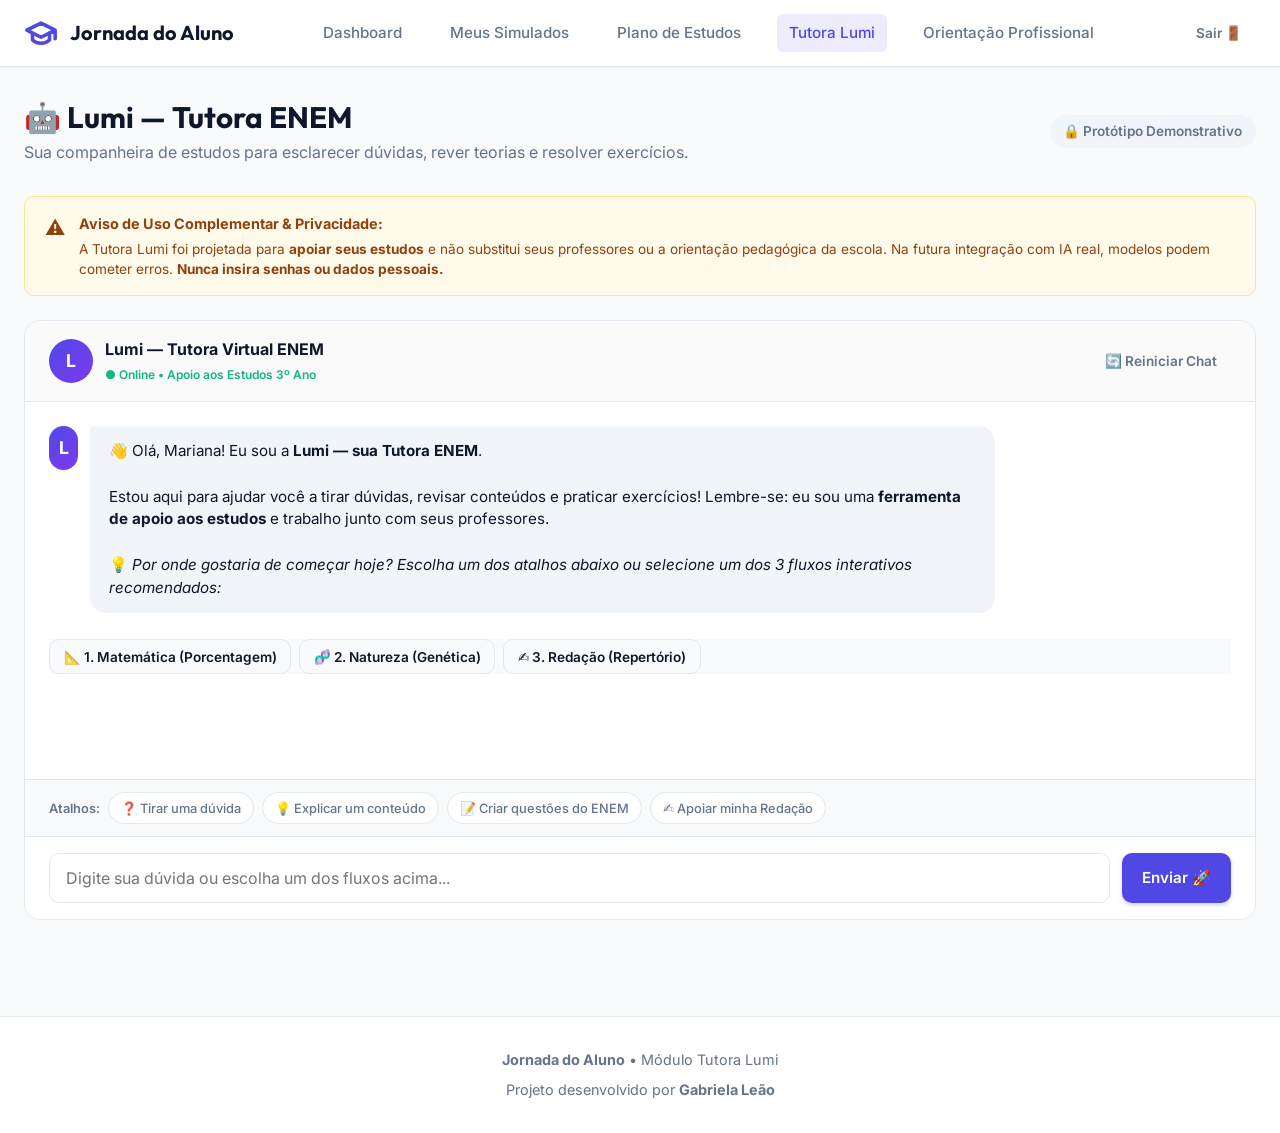
<file: tutora.html>
<!DOCTYPE html>
<html lang="pt-BR">
<head>
  <meta charset="UTF-8">
  <meta name="viewport" content="width=device-width, initial-scale=1.0">
  <title>Tutora ENEM (Lumi) — Jornada do Aluno</title>
  <meta name="description" content="Assistente virtual demonstrativa para tirar dúvidas, revisar conteúdos e praticar exercícios do ENEM.">
  <link rel="preconnect" href="https://fonts.googleapis.com">
  <link rel="preconnect" href="https://fonts.gstatic.com" crossorigin>
  <link href="https://fonts.googleapis.com/css2?family=Inter:wght@400;500;600;700&family=Outfit:wght@600;700;800&display=swap" rel="stylesheet">
  <link rel="stylesheet" href="css/style.css">
  <link rel="icon" type="image/svg+xml" href="assets/imagens/favicon.svg">

</head>
<body>

  <!-- Navegação Principal -->
  <header class="navbar">
    <div class="nav-container">
      <a href="aluno.html" class="brand-logo">
        <svg viewBox="0 0 24 24" fill="none" stroke="currentColor" stroke-width="2.5" stroke-linecap="round" stroke-linejoin="round">
          <path d="M22 10v6M2 10l10-5 10 5-10 5z"/>
          <path d="M6 12v5c3 3 9 3 12 0v-5"/>
        </svg>
        <span>Jornada do Aluno</span>
      </a>

      <nav class="nav-menu" aria-label="Navegação da Tutora">
        <a href="aluno.html" class="nav-link">Dashboard</a>
        <a href="simulados.html" class="nav-link">Meus Simulados</a>
        <a href="plano-estudos.html" class="nav-link">Plano de Estudos</a>
        <a href="tutora.html" class="nav-link active">Tutora Lumi</a>
        <a href="orientacao.html" class="nav-link">Orientação Profissional</a>
      </nav>

      <div class="nav-actions">
        <button onclick="JornadaApp.fazerLogout()" class="btn btn-sm btn-ghost">Sair 🚪</button>
        <button class="mobile-toggle" aria-label="Menu mobile">☰</button>
      </div>
    </div>
  </header>

  <main class="main-wrapper">
    <!-- Cabeçalho da Tutora -->
    <div class="page-header">
      <div>
        <h1 class="page-title">🤖 Lumi — Tutora ENEM</h1>
        <p class="page-subtitle">Sua companheira de estudos para esclarecer dúvidas, rever teorias e resolver exercícios.</p>
      </div>

      <span class="badge badge-neutral" style="font-size: 0.85rem; padding: 0.4rem 0.85rem;">
        🔒 Protótipo Demonstrativo
      </span>
    </div>

    <!-- Aviso Importante de IA e Privacidade -->
    <div class="alert-box alert-warning">
      <span style="font-size: 1.25rem;">⚠️</span>
      <div>
        <strong>Aviso de Uso Complementar & Privacidade:</strong>
        <p style="margin-top: 0.25rem; font-size: 0.85rem;">
          A Tutora Lumi foi projetada para <strong>apoiar seus estudos</strong> e não substitui seus professores ou a orientação pedagógica da escola. Na futura integração com IA real, modelos podem cometer erros. <strong>Nunca insira senhas ou dados pessoais.</strong>
        </p>
      </div>
    </div>

    <!-- Container Principal do Chat -->
    <div class="chat-container">
      
      <!-- Cabeçalho do Chat -->
      <div class="chat-header">
        <div style="display: flex; align-items: center; gap: 0.75rem;">
          <div class="tutor-avatar">L</div>
          <div>
            <strong style="display: block; font-size: 1rem; color: var(--text-main);">Lumi — Tutora Virtual ENEM</strong>
            <span style="font-size: 0.75rem; color: var(--emerald); font-weight: 600;">● Online • Apoio aos Estudos 3º Ano</span>
          </div>
        </div>

        <button class="btn btn-sm btn-ghost" onclick="window.location.reload();" title="Reiniciar conversa">
          🔄 Reiniciar Chat
        </button>
      </div>

      <!-- Mensagens (Preenchido pelo tutora-demo.js) -->
      <div class="chat-messages" id="chat-messages">
        <!-- Bolhas de Mensagens e Fluxos Interativos -->
      </div>

      <!-- Atalhos Rápidos para Perguntas -->
      <div class="chat-quick-actions">
        <span style="font-size: 0.8rem; font-weight: 600; color: var(--text-muted); align-self: center;">Atalhos:</span>
        <button class="action-pill" onclick="JornadaTutora.atalhoRapido('duvida')">❓ Tirar uma dúvida</button>
        <button class="action-pill" onclick="JornadaTutora.atalhoRapido('explicar')">💡 Explicar um conteúdo</button>
        <button class="action-pill" onclick="JornadaTutora.atalhoRapido('questoes')">📝 Criar questões do ENEM</button>
        <button class="action-pill" onclick="JornadaTutora.atalhoRapido('redacao')">✍️ Apoiar minha Redação</button>
      </div>

      <!-- Campo de Digitação Visual -->
      <div class="chat-input-area">
        <input type="text" id="chat-input" placeholder="Digite sua dúvida ou escolha um dos fluxos acima..." aria-label="Digite sua pergunta para a Tutora Lumi">
        <button class="btn btn-primary" id="btn-send-chat">
          Enviar 🚀
        </button>
      </div>

    </div>

  </main>

  <footer class="footer">
    <div class="footer-content">
      <p><strong>Jornada do Aluno</strong> • Módulo Tutora Lumi</p>
      <p>Projeto desenvolvido por <strong>Gabriela Leão</strong></p>
    </div>
  </footer>

  <script src="js/dados-demo.js"></script>
  <script src="js/app.js"></script>
  <script src="js/tutora-demo.js"></script>
</body>
</html>
</file>
<file: css/style.css>
/* ==========================================================================
   JORNADA DO ALUNO — DESIGN SYSTEM & ESTILOS GERAIS
   Tecnologia que transforma acompanhamento em aprovação.
   ========================================================================== */

/* --------------------------------------------------------------------------
   1. Variáveis e Tokens de Design (HSL & CSS Custom Properties)
   -------------------------------------------------------------------------- */
:root {
  /* Cores Principais */
  --primary-hue: 243;
  --primary: hsl(var(--primary-hue), 75%, 59%);         /* Indigo #4F46E5 */
  --primary-hover: hsl(var(--primary-hue), 75%, 50%);
  --primary-light: hsl(var(--primary-hue), 85%, 96%);
  
  --secondary-hue: 262;
  --secondary: hsl(var(--secondary-hue), 83%, 58%);       /* Violet #7C3AED */
  --secondary-hover: hsl(var(--secondary-hue), 83%, 48%);
  --secondary-light: hsl(var(--secondary-hue), 90%, 96%);

  --teal-hue: 175;
  --teal: hsl(var(--teal-hue), 84%, 32%);              /* Teal #0D9488 */
  --teal-light: hsl(var(--teal-hue), 80%, 95%);

  --emerald-hue: 160;
  --emerald: hsl(var(--emerald-hue), 84%, 39%);          /* Emerald #10B981 */
  --emerald-light: hsl(var(--emerald-hue), 80%, 95%);

  --amber-hue: 38;
  --amber: hsl(var(--amber-hue), 92%, 50%);            /* Amber #F59E0B */
  --amber-light: hsl(var(--amber-hue), 90%, 95%);

  --rose-hue: 350;
  --rose: hsl(var(--rose-hue), 89%, 60%);              /* Rose #F43F5E */
  --rose-light: hsl(var(--rose-hue), 90%, 96%);

  /* Neutros e Superfícies */
  --bg-main: #F8FAFC;
  --bg-surface: #FFFFFF;
  --bg-surface-subtle: #F1F5F9;
  --border-color: #E2E8F0;
  --border-color-hover: #CBD5E1;

  /* Texto */
  --text-main: #0F172A;
  --text-muted: #64748B;
  --text-light: #94A3B8;
  --text-white: #FFFFFF;

  /* Elevacoes e Sombras */
  --shadow-sm: 0 1px 2px 0 rgba(15, 23, 42, 0.05);
  --shadow-md: 0 4px 6px -1px rgba(15, 23, 42, 0.08), 0 2px 4px -2px rgba(15, 23, 42, 0.05);
  --shadow-lg: 0 10px 15px -3px rgba(15, 23, 42, 0.08), 0 4px 6px -4px rgba(15, 23, 42, 0.03);
  --shadow-xl: 0 20px 25px -5px rgba(15, 23, 42, 0.1), 0 8px 10px -6px rgba(15, 23, 42, 0.04);

  /* Raio de Borda e Transições */
  --radius-sm: 6px;
  --radius-md: 10px;
  --radius-lg: 16px;
  --radius-xl: 24px;
  --radius-full: 9999px;

  --transition-fast: 0.15s ease;
  --transition-normal: 0.25s ease;
}

/* --------------------------------------------------------------------------
   2. Reset e Estilos Base
   -------------------------------------------------------------------------- */
*, *::before, *::after {
  box-sizing: border-box;
  margin: 0;
  padding: 0;
}

html {
  font-family: 'Inter', system-ui, -apple-system, BlinkMacSystemFont, "Segoe UI", Roboto, sans-serif;
  font-size: 16px;
  color: var(--text-main);
  background-color: var(--bg-main);
  line-height: 1.5;
  scroll-behavior: smooth;
}

body {
  min-height: 100vh;
  display: flex;
  flex-direction: column;
}

h1, h2, h3, h4, h5, h6 {
  font-family: 'Outfit', 'Inter', sans-serif;
  font-weight: 700;
  line-height: 1.25;
  color: var(--text-main);
}

a {
  color: var(--primary);
  text-decoration: none;
  transition: color var(--transition-fast);
}

a:hover {
  color: var(--primary-hover);
}

button, input, select, textarea {
  font: inherit;
}

button {
  cursor: pointer;
  border: none;
  background: none;
}

ul {
  list-style: none;
}

img, svg {
  max-width: 100%;
  height: auto;
  display: block;
}

/* Foco Visível para Acessibilidade */
:focus-visible {
  outline: 3px solid var(--primary);
  outline-offset: 2px;
}

/* --------------------------------------------------------------------------
   3. Topbar e Navegação Responsiva
   -------------------------------------------------------------------------- */
.navbar {
  background-color: var(--bg-surface);
  border-bottom: 1px solid var(--border-color);
  position: sticky;
  top: 0;
  z-index: 100;
  box-shadow: var(--shadow-sm);
}

.nav-container {
  max-width: 1280px;
  margin: 0 auto;
  padding: 0.85rem 1.5rem;
  display: flex;
  align-items: center;
  justify-content: space-between;
}

.brand-logo {
  display: flex;
  align-items: center;
  gap: 0.75rem;
  font-family: 'Outfit', sans-serif;
  font-weight: 700;
  font-size: 1.25rem;
  color: var(--text-main);
}

.brand-logo svg {
  width: 34px;
  height: 34px;
  color: var(--primary);
}

.brand-tag {
  font-size: 0.75rem;
  background-color: var(--primary-light);
  color: var(--primary);
  padding: 0.2rem 0.6rem;
  border-radius: var(--radius-full);
  font-weight: 600;
}

.nav-menu {
  display: flex;
  align-items: center;
  gap: 1.5rem;
}

.nav-link {
  font-size: 0.95rem;
  font-weight: 500;
  color: var(--text-muted);
  padding: 0.5rem 0.75rem;
  border-radius: var(--radius-sm);
  transition: all var(--transition-fast);
}

.nav-link:hover, .nav-link.active {
  color: var(--primary);
  background-color: var(--primary-light);
}

.nav-actions {
  display: flex;
  align-items: center;
  gap: 0.75rem;
}

.mobile-toggle {
  display: none;
  font-size: 1.5rem;
  color: var(--text-main);
  padding: 0.5rem;
}

/* --------------------------------------------------------------------------
   4. Botões e Ações
   -------------------------------------------------------------------------- */
.btn {
  display: inline-flex;
  align-items: center;
  justify-content: center;
  gap: 0.5rem;
  font-size: 0.95rem;
  font-weight: 600;
  padding: 0.65rem 1.25rem;
  border-radius: var(--radius-md);
  transition: all var(--transition-fast);
  white-space: nowrap;
}

.btn-sm {
  font-size: 0.85rem;
  padding: 0.4rem 0.85rem;
}

.btn-lg {
  font-size: 1.05rem;
  padding: 0.85rem 1.75rem;
  border-radius: var(--radius-lg);
}

.btn-primary {
  background-color: var(--primary);
  color: var(--text-white);
  box-shadow: 0 2px 4px rgba(79, 70, 229, 0.25);
}

.btn-primary:hover {
  background-color: var(--primary-hover);
  color: var(--text-white);
  transform: translateY(-1px);
  box-shadow: 0 4px 8px rgba(79, 70, 229, 0.35);
}

.btn-secondary {
  background-color: var(--secondary);
  color: var(--text-white);
}

.btn-secondary:hover {
  background-color: var(--secondary-hover);
  color: var(--text-white);
}

.btn-outline {
  background-color: transparent;
  border: 1px solid var(--border-color);
  color: var(--text-main);
}

.btn-outline:hover {
  border-color: var(--primary);
  color: var(--primary);
  background-color: var(--primary-light);
}

.btn-ghost {
  background-color: transparent;
  color: var(--text-muted);
}

.btn-ghost:hover {
  background-color: var(--bg-surface-subtle);
  color: var(--text-main);
}

.btn-danger {
  background-color: var(--rose-light);
  color: var(--rose);
}

.btn-danger:hover {
  background-color: var(--rose);
  color: var(--text-white);
}

/* --------------------------------------------------------------------------
   5. Layout Geral de Containers e Grids
   -------------------------------------------------------------------------- */
.main-wrapper {
  flex: 1;
  max-width: 1280px;
  width: 100%;
  margin: 0 auto;
  padding: 2rem 1.5rem;
}

.page-header {
  margin-bottom: 2rem;
  display: flex;
  align-items: center;
  justify-content: space-between;
  flex-wrap: wrap;
  gap: 1rem;
}

.page-title {
  font-size: 1.85rem;
  color: var(--text-main);
}

.page-subtitle {
  font-size: 1rem;
  color: var(--text-muted);
  margin-top: 0.25rem;
}

.grid {
  display: grid;
  gap: 1.5rem;
}

.grid-cols-1 { grid-template-columns: repeat(1, 1fr); }
.grid-cols-2 { grid-template-columns: repeat(2, 1fr); }
.grid-cols-3 { grid-template-columns: repeat(3, 1fr); }
.grid-cols-4 { grid-template-columns: repeat(4, 1fr); }

.grid-layout-sidebar {
  display: grid;
  grid-template-columns: 320px 1fr;
  gap: 1.5rem;
}

/* --------------------------------------------------------------------------
   6. Cards e Componentes Visuais
   -------------------------------------------------------------------------- */
.card {
  background-color: var(--bg-surface);
  border: 1px solid var(--border-color);
  border-radius: var(--radius-lg);
  padding: 1.5rem;
  box-shadow: var(--shadow-sm);
  transition: transform var(--transition-fast), box-shadow var(--transition-fast);
}

.card-hover:hover {
  transform: translateY(-2px);
  box-shadow: var(--shadow-md);
  border-color: var(--border-color-hover);
}

.card-header {
  display: flex;
  align-items: center;
  justify-content: space-between;
  margin-bottom: 1.25rem;
}

.card-title {
  font-size: 1.15rem;
  font-weight: 700;
  display: flex;
  align-items: center;
  gap: 0.5rem;
}

/* Big Numbers e Métricas */
.stat-card {
  display: flex;
  flex-direction: column;
  justify-content: space-between;
}

.stat-icon {
  width: 42px;
  height: 42px;
  border-radius: var(--radius-md);
  display: flex;
  align-items: center;
  justify-content: center;
  font-size: 1.25rem;
}

.stat-icon.indigo { background: var(--primary-light); color: var(--primary); }
.stat-icon.emerald { background: var(--emerald-light); color: var(--emerald); }
.stat-icon.amber { background: var(--amber-light); color: var(--amber); }
.stat-icon.teal { background: var(--teal-light); color: var(--teal); }
.stat-icon.violet { background: var(--secondary-light); color: var(--secondary); }

.stat-value {
  font-size: 2.1rem;
  font-weight: 800;
  font-family: 'Outfit', sans-serif;
  color: var(--text-main);
  margin: 0.5rem 0 0.25rem;
}

.stat-label {
  font-size: 0.875rem;
  color: var(--text-muted);
  font-weight: 500;
}

.stat-meta {
  font-size: 0.8rem;
  margin-top: 0.5rem;
  display: flex;
  align-items: center;
  gap: 0.35rem;
}

.trend-up { color: var(--emerald); font-weight: 600; }
.trend-down { color: var(--rose); font-weight: 600; }

/* --------------------------------------------------------------------------
   7. Barras de Progresso e Badges
   -------------------------------------------------------------------------- */
.progress-bar-container {
  width: 100%;
  background-color: var(--bg-surface-subtle);
  height: 10px;
  border-radius: var(--radius-full);
  overflow: hidden;
  position: relative;
}

.progress-bar-fill {
  height: 100%;
  background: linear-gradient(90deg, var(--primary), var(--secondary));
  border-radius: var(--radius-full);
  transition: width 0.6s ease;
}

.badge {
  display: inline-flex;
  align-items: center;
  gap: 0.35rem;
  font-size: 0.75rem;
  font-weight: 600;
  padding: 0.25rem 0.65rem;
  border-radius: var(--radius-full);
}

.badge-primary { background: var(--primary-light); color: var(--primary); }
.badge-success { background: var(--emerald-light); color: var(--emerald); }
.badge-warning { background: var(--amber-light); color: var(--amber); }
.badge-danger { background: var(--rose-light); color: var(--rose); }
.badge-neutral { background: var(--bg-surface-subtle); color: var(--text-muted); }

/* --------------------------------------------------------------------------
   8. Avisos de Isenção e Notificações (Alerts)
   -------------------------------------------------------------------------- */
.alert-box {
  padding: 1rem 1.25rem;
  border-radius: var(--radius-md);
  display: flex;
  align-items: flex-start;
  gap: 0.85rem;
  margin-bottom: 1.5rem;
  font-size: 0.9rem;
}

.alert-info {
  background-color: #EFF6FF;
  border: 1px solid #BFDBFE;
  color: #1E40AF;
}

.alert-warning {
  background-color: #FFFBEB;
  border: 1px solid #FDE68A;
  color: #92400E;
}

/* --------------------------------------------------------------------------
   9. Componentes da Tutora Virtual (Lumi)
   -------------------------------------------------------------------------- */
.chat-container {
  display: flex;
  flex-direction: column;
  height: 600px;
  background-color: var(--bg-surface);
  border: 1px solid var(--border-color);
  border-radius: var(--radius-lg);
  overflow: hidden;
}

.chat-header {
  padding: 1rem 1.5rem;
  border-bottom: 1px solid var(--border-color);
  background-color: #FAFAFA;
  display: flex;
  align-items: center;
  justify-content: space-between;
}

.tutor-avatar {
  width: 44px;
  height: 44px;
  border-radius: var(--radius-full);
  background: linear-gradient(135deg, var(--primary), var(--secondary));
  color: white;
  display: flex;
  align-items: center;
  justify-content: center;
  font-weight: 700;
  font-size: 1.1rem;
}

.chat-messages {
  flex: 1;
  padding: 1.5rem;
  overflow-y: auto;
  display: flex;
  flex-direction: column;
  gap: 1rem;
}

.message {
  display: flex;
  gap: 0.75rem;
  max-width: 80%;
}

.message.user {
  align-self: flex-end;
  flex-direction: row-reverse;
}

.message-bubble {
  padding: 0.85rem 1.15rem;
  border-radius: var(--radius-lg);
  font-size: 0.95rem;
  line-height: 1.5;
}

.message.tutor .message-bubble {
  background-color: var(--bg-surface-subtle);
  color: var(--text-main);
  border-top-left-radius: 4px;
}

.message.user .message-bubble {
  background-color: var(--primary);
  color: var(--text-white);
  border-top-right-radius: 4px;
}

.chat-quick-actions {
  display: flex;
  gap: 0.5rem;
  flex-wrap: wrap;
  padding: 0.75rem 1.5rem;
  background-color: #F8FAFC;
  border-top: 1px solid var(--border-color);
}

.action-pill {
  font-size: 0.8rem;
  font-weight: 500;
  background: var(--bg-surface);
  border: 1px solid var(--border-color);
  padding: 0.35rem 0.75rem;
  border-radius: var(--radius-full);
  color: var(--text-muted);
  transition: all var(--transition-fast);
}

.action-pill:hover {
  border-color: var(--primary);
  color: var(--primary);
  background-color: var(--primary-light);
}

.chat-input-area {
  padding: 1rem 1.5rem;
  border-top: 1px solid var(--border-color);
  display: flex;
  gap: 0.75rem;
  background-color: var(--bg-surface);
}

.chat-input-area input {
  flex: 1;
  padding: 0.75rem 1rem;
  border: 1px solid var(--border-color);
  border-radius: var(--radius-md);
  outline: none;
}

.chat-input-area input:focus {
  border-color: var(--primary);
}

/* --------------------------------------------------------------------------
   10. Componentes de Orientação Profissional (Wizard)
   -------------------------------------------------------------------------- */
.wizard-step-container {
  max-width: 760px;
  margin: 0 auto;
  background: var(--bg-surface);
  border: 1px solid var(--border-color);
  border-radius: var(--radius-xl);
  padding: 2.5rem;
  box-shadow: var(--shadow-md);
}

.wizard-progress {
  margin-bottom: 2rem;
}

.option-card {
  border: 2px solid var(--border-color);
  border-radius: var(--radius-md);
  padding: 1.15rem 1.5rem;
  cursor: pointer;
  display: flex;
  align-items: center;
  gap: 1rem;
  transition: all var(--transition-fast);
  margin-bottom: 0.75rem;
}

.option-card:hover {
  border-color: var(--primary-hover);
  background-color: var(--primary-light);
}

.option-card.selected {
  border-color: var(--primary);
  background-color: var(--primary-light);
}

.option-radio {
  width: 20px;
  height: 20px;
  border-radius: 50%;
  border: 2px solid var(--border-color);
  display: flex;
  align-items: center;
  justify-content: center;
}

.option-card.selected .option-radio {
  border-color: var(--primary);
  background-color: var(--primary);
}

.option-card.selected .option-radio::after {
  content: '';
  width: 8px;
  height: 8px;
  border-radius: 50%;
  background: white;
}

/* --------------------------------------------------------------------------
   11. Rodapé Institucional
   -------------------------------------------------------------------------- */
.footer {
  background-color: var(--bg-surface);
  border-top: 1px solid var(--border-color);
  padding: 2rem 1.5rem;
  margin-top: 4rem;
  text-align: center;
  font-size: 0.9rem;
  color: var(--text-muted);
}

.footer-content {
  max-width: 1280px;
  margin: 0 auto;
  display: flex;
  flex-direction: column;
  align-items: center;
  gap: 0.5rem;
}

/* --------------------------------------------------------------------------
   12. Tabelas e Filtros
   -------------------------------------------------------------------------- */
.table-responsive {
  width: 100%;
  overflow-x: auto;
}

.table {
  width: 100%;
  border-collapse: collapse;
  text-align: left;
  font-size: 0.9rem;
}

.table th, .table td {
  padding: 0.85rem 1rem;
  border-bottom: 1px solid var(--border-color);
}

.table th {
  background-color: var(--bg-surface-subtle);
  font-weight: 600;
  color: var(--text-muted);
}

.table tr:hover td {
  background-color: #F8FAFC;
}

/* --------------------------------------------------------------------------
   13. Responsividade (Breakpoints)
   -------------------------------------------------------------------------- */
@media (max-width: 1024px) {
  .grid-layout-sidebar {
    grid-template-columns: 1fr;
  }
}

@media (max-width: 768px) {
  .grid-cols-2, .grid-cols-3, .grid-cols-4 {
    grid-template-columns: 1fr;
  }

  .nav-menu {
    display: none;
    position: absolute;
    top: 100%;
    left: 0;
    width: 100%;
    background-color: var(--bg-surface);
    flex-direction: column;
    padding: 1.5rem;
    border-bottom: 1px solid var(--border-color);
    box-shadow: var(--shadow-lg);
  }

  .nav-menu.show {
    display: flex;
  }

  .mobile-toggle {
    display: block;
  }

  .wizard-step-container {
    padding: 1.5rem;
  }
}

/* --------------------------------------------------------------------------
   14. Modal e Componentes de Acompanhamento
   -------------------------------------------------------------------------- */
.modal-overlay {
  position: fixed;
  top: 0;
  left: 0;
  right: 0;
  bottom: 0;
  background-color: rgba(15, 23, 42, 0.65);
  backdrop-filter: blur(3px);
  display: flex;
  align-items: center;
  justify-content: center;
  z-index: 1000;
  padding: 1.5rem;
  opacity: 0;
  visibility: hidden;
  transition: opacity 0.25s ease, visibility 0.25s ease;
}

.modal-overlay.active {
  opacity: 1;
  visibility: visible;
}

.modal-container {
  background-color: var(--bg-surface);
  border: 1px solid var(--border-color);
  border-radius: var(--radius-xl);
  max-width: 640px;
  width: 100%;
  max-height: 90vh;
  overflow-y: auto;
  padding: 2rem;
  box-shadow: var(--shadow-xl);
  position: relative;
  transform: translateY(20px);
  transition: transform 0.25s ease;
}

.modal-overlay.active .modal-container {
  transform: translateY(0);
}

.modal-close-btn {
  position: absolute;
  top: 1.25rem;
  right: 1.25rem;
  width: 36px;
  height: 36px;
  border-radius: 50%;
  background: var(--bg-surface-subtle);
  color: var(--text-muted);
  font-size: 1.1rem;
  display: flex;
  align-items: center;
  justify-content: center;
  transition: all var(--transition-fast);
}

.modal-close-btn:hover {
  background: var(--rose-light);
  color: var(--rose);
}

/* Item Clicável de Estudante */
.estudante-item-clicavel {
  cursor: pointer;
  transition: transform var(--transition-fast), border-color var(--transition-fast), box-shadow var(--transition-fast);
}

.estudante-item-clicavel:hover {
  border-color: var(--primary);
  transform: translateX(4px);
  box-shadow: var(--shadow-sm);
}

/* Estado Lido de Comunicados */
.comunicado-box {
  transition: all var(--transition-fast);
}

.comunicado-box.lido {
  background-color: #F0FDF4 !important;
  border-left: 4px solid var(--emerald) !important;
}
</file>
